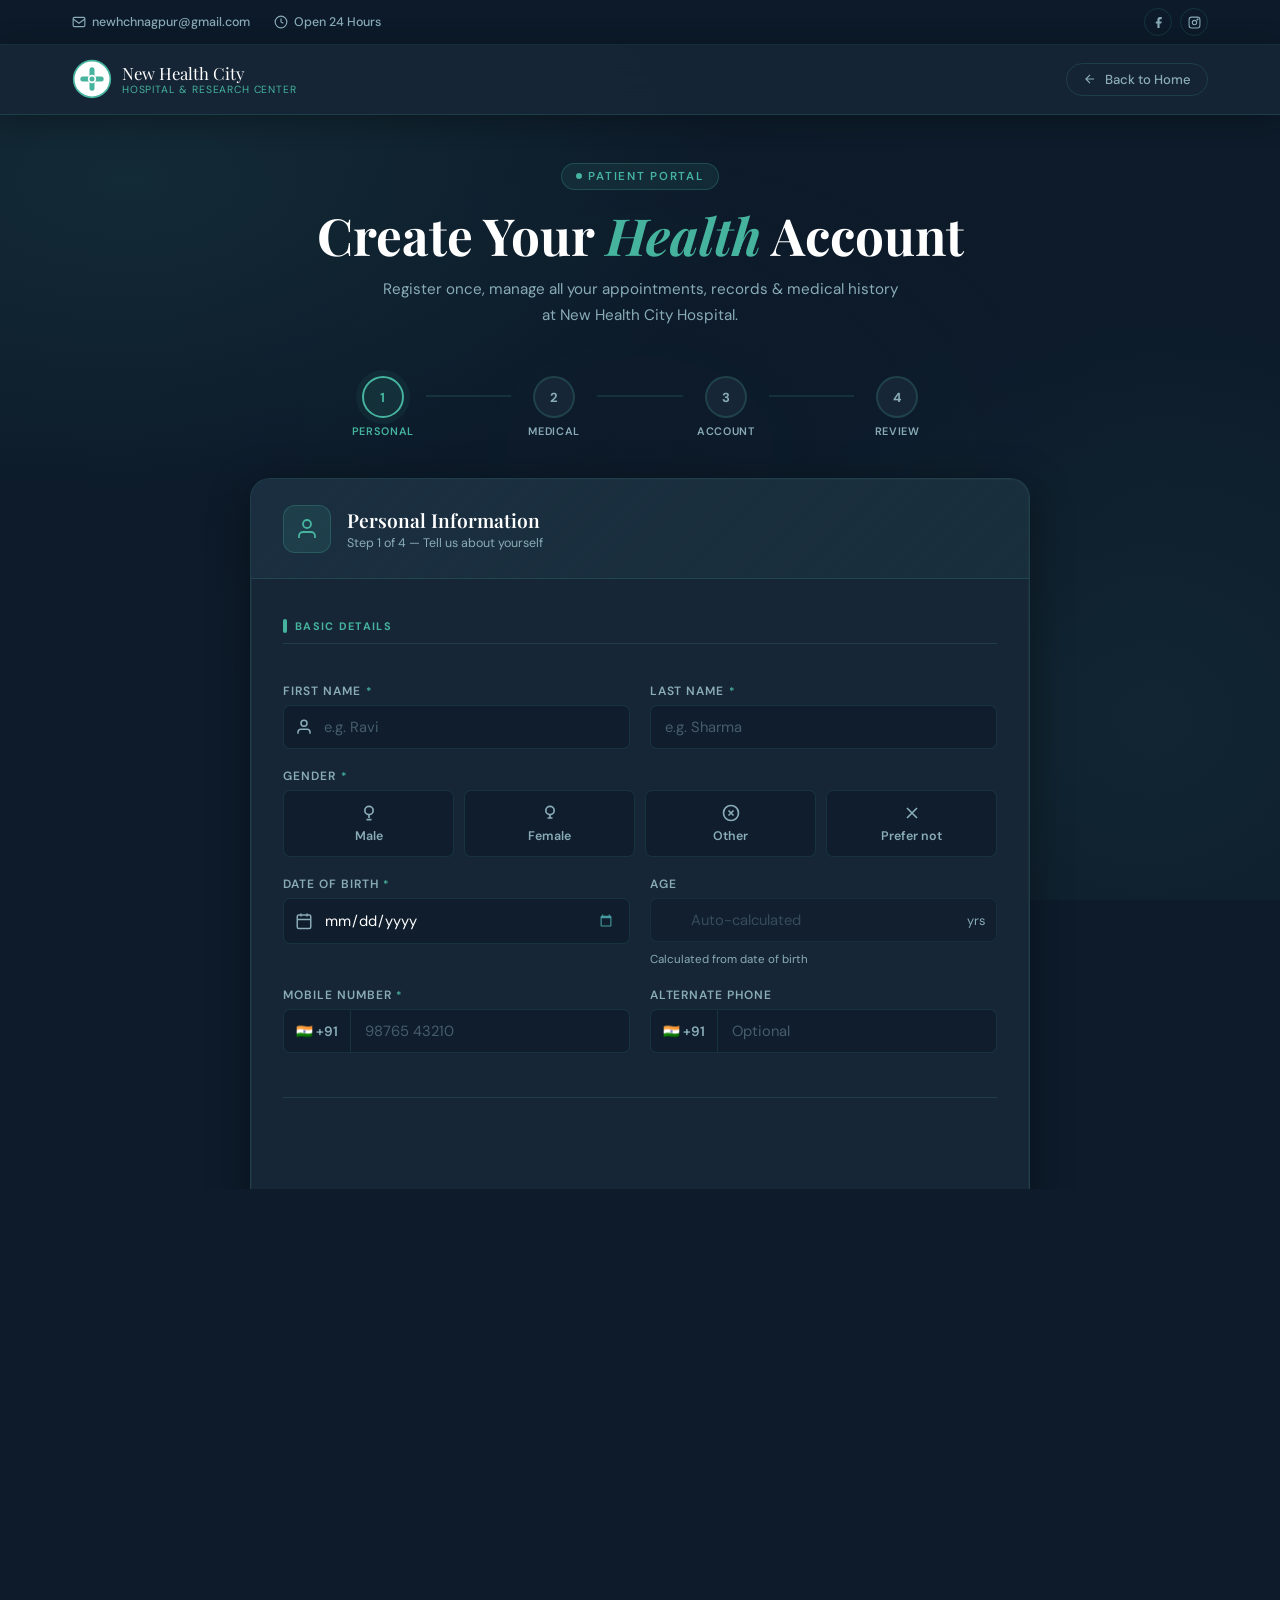
<file: registration.html>
<!DOCTYPE html>
<html lang="en">
<head>
<meta charset="UTF-8"/>
<meta name="viewport" content="width=device-width, initial-scale=1.0"/>
<title>Patient Registration — New Health City Hospital</title>
<link rel="preconnect" href="https://fonts.googleapis.com">
<link href="https://fonts.googleapis.com/css2?family=Playfair+Display:ital,wght@0,600;0,700;1,600&family=DM+Sans:wght@300;400;500;600&display=swap" rel="stylesheet">
<style>
:root{
  --teal:#45b39d;--teal-dark:#2e8b74;--teal-light:#a8ddd3;
  --navy:#0d1b2a;--navy-mid:#1a2e40;--navy-card:#162636;
  --white:#ffffff;--text-muted:#8aacb8;
  --border:rgba(69,179,157,0.18);--error:#e05c5c;
  --shadow:0 8px 40px rgba(0,0,0,0.35);
  --radius:12px;--radius-sm:7px;--tr:0.3s cubic-bezier(0.4,0,0.2,1);
}
*,*::before,*::after{box-sizing:border-box;margin:0;padding:0}
html{scroll-behavior:smooth}
body{font-family:'DM Sans',sans-serif;background:var(--navy);color:var(--white);min-height:100vh;overflow-x:hidden}

.bg-mesh{position:fixed;inset:0;z-index:0;pointer-events:none;
  background:radial-gradient(ellipse 80% 60% at 10% 20%,rgba(69,179,157,.10) 0%,transparent 60%),
    radial-gradient(ellipse 60% 80% at 90% 80%,rgba(69,179,157,.07) 0%,transparent 60%),
    radial-gradient(ellipse 40% 40% at 50% 50%,rgba(13,27,42,.9) 0%,var(--navy) 100%)}
.particle{position:fixed;border-radius:50%;background:var(--teal);opacity:0;pointer-events:none;z-index:0;animation:floatUp linear infinite}
@keyframes floatUp{0%{transform:translateY(100vh) scale(0);opacity:0}10%{opacity:.15}90%{opacity:.08}100%{transform:translateY(-20vh) scale(1);opacity:0}}

.top-bar{position:relative;z-index:10;background:rgba(13,27,42,.95);border-bottom:1px solid var(--border);padding:8px 0;backdrop-filter:blur(10px)}
.tb-inner{max-width:1200px;margin:0 auto;padding:0 2rem;display:flex;justify-content:space-between;align-items:center;flex-wrap:wrap;gap:8px}
.tb-left{display:flex;gap:1.5rem;align-items:center;flex-wrap:wrap}
.tb-item{display:flex;align-items:center;gap:6px;font-size:.78rem;color:var(--text-muted);text-decoration:none;transition:color var(--tr);font-weight:500}
.tb-item:hover{color:var(--teal)}
.tb-item svg{width:14px;height:14px;flex-shrink:0}
.tb-right{display:flex;gap:8px}
.soc{width:28px;height:28px;display:flex;align-items:center;justify-content:center;border:1px solid var(--border);border-radius:50%;color:var(--text-muted);transition:all var(--tr);text-decoration:none}
.soc svg{width:13px;height:13px}
.soc:hover{color:var(--teal);border-color:var(--teal);background:rgba(69,179,157,.08)}

.header{position:sticky;top:0;z-index:100;background:rgba(22,38,54,.97);backdrop-filter:blur(20px);border-bottom:1px solid var(--border);box-shadow:0 4px 30px rgba(0,0,0,.3)}
.h-inner{max-width:1200px;margin:0 auto;padding:.9rem 2rem;display:flex;align-items:center;justify-content:space-between;gap:1rem}
.logo{display:flex;align-items:center;gap:10px;text-decoration:none}
.logo__emb{width:40px;height:40px}
.logo__name{font-family:'Playfair Display',serif;font-size:1.05rem;color:var(--white);display:block;line-height:1.2}
.logo__sub{font-size:.65rem;color:var(--teal);letter-spacing:.08em;text-transform:uppercase;display:block}
.back-btn{display:flex;align-items:center;gap:8px;font-size:.82rem;color:var(--text-muted);text-decoration:none;padding:7px 16px;border:1px solid var(--border);border-radius:20px;transition:all var(--tr);font-weight:500}
.back-btn:hover{color:var(--teal);border-color:var(--teal);background:rgba(69,179,157,.06)}
.back-btn svg{width:14px;height:14px}

.page-wrap{position:relative;z-index:1;min-height:calc(100vh - 120px);padding:3rem 1.5rem 4rem;display:flex;flex-direction:column;align-items:center}

.page-hero{text-align:center;margin-bottom:3rem;animation:heroIn .8s cubic-bezier(.4,0,.2,1) both}
@keyframes heroIn{from{opacity:0;transform:translateY(-24px)}to{opacity:1;transform:translateY(0)}}
.hero-tag{display:inline-flex;align-items:center;gap:6px;font-size:.72rem;font-weight:600;letter-spacing:.15em;text-transform:uppercase;color:var(--teal);background:rgba(69,179,157,.1);border:1px solid rgba(69,179,157,.25);border-radius:20px;padding:5px 14px;margin-bottom:1rem}
.hero-tag::before{content:'';width:6px;height:6px;border-radius:50%;background:var(--teal);animation:dot-pulse 2s ease-in-out infinite}
@keyframes dot-pulse{0%,100%{opacity:1;transform:scale(1)}50%{opacity:.4;transform:scale(.7)}}
.hero-title{font-family:'Playfair Display',serif;font-size:clamp(2rem,5vw,3.2rem);font-weight:700;line-height:1.15;color:var(--white);margin-bottom:.75rem}
.hero-title em{color:var(--teal);font-style:italic}
.hero-sub{font-size:.95rem;color:var(--text-muted);max-width:520px;margin:0 auto;line-height:1.7}

.stepper{display:flex;align-items:center;justify-content:center;gap:0;margin-bottom:2.5rem;animation:heroIn .8s .15s cubic-bezier(.4,0,.2,1) both;width:100%;max-width:600px}
.step{display:flex;flex-direction:column;align-items:center;gap:6px;position:relative;flex:1}
.step-circle{width:42px;height:42px;border-radius:50%;display:flex;align-items:center;justify-content:center;font-size:.82rem;font-weight:700;border:2px solid rgba(69,179,157,.2);background:var(--navy-card);color:var(--text-muted);transition:all .4s ease;position:relative;z-index:2}
.step-circle svg{width:16px;height:16px;display:none}
.step-label{font-size:.68rem;font-weight:600;letter-spacing:.06em;text-transform:uppercase;color:var(--text-muted);transition:color .4s;text-align:center}
.step.active .step-circle{border-color:var(--teal);background:rgba(69,179,157,.12);color:var(--teal);box-shadow:0 0 0 6px rgba(69,179,157,.08)}
.step.active .step-label{color:var(--teal)}
.step.done .step-circle{border-color:var(--teal);background:var(--teal);color:var(--white)}
.step.done .step-circle span{display:none}
.step.done .step-circle svg{display:block}
.step.done .step-label{color:var(--teal-light)}
.step-conn{flex:1;height:2px;background:rgba(69,179,157,.15);margin-bottom:22px;position:relative;overflow:hidden}
.step-conn::after{content:'';position:absolute;inset:0;background:var(--teal);transform:scaleX(0);transform-origin:left;transition:transform .5s ease}
.step-conn.done::after{transform:scaleX(1)}

.form-card{width:100%;max-width:780px;background:var(--navy-card);border:1px solid var(--border);border-radius:20px;overflow:hidden;box-shadow:var(--shadow),0 0 0 1px rgba(255,255,255,.03) inset;animation:cardIn .7s .2s cubic-bezier(.4,0,.2,1) both}
@keyframes cardIn{from{opacity:0;transform:translateY(30px) scale(.98)}to{opacity:1;transform:translateY(0) scale(1)}}
.card-head{background:linear-gradient(135deg,var(--navy-mid) 0%,rgba(69,179,157,.06) 100%);border-bottom:1px solid var(--border);padding:1.6rem 2rem;display:flex;align-items:center;gap:1rem}
.card-head-icon{width:48px;height:48px;border-radius:12px;background:rgba(69,179,157,.12);border:1px solid rgba(69,179,157,.25);display:flex;align-items:center;justify-content:center;flex-shrink:0}
.card-head-icon svg{width:24px;height:24px;color:var(--teal)}
.card-head-title{font-family:'Playfair Display',serif;font-size:1.2rem;font-weight:600;color:var(--white);margin-bottom:2px}
.card-head-sub{font-size:.78rem;color:var(--text-muted)}
.card-body{padding:2rem}

.fstep{display:none}
.fstep.active{display:block;animation:stepIn .4s cubic-bezier(.4,0,.2,1) both}
@keyframes stepIn{from{opacity:0;transform:translateX(20px)}to{opacity:1;transform:translateX(0)}}

.fg{display:grid;gap:1.2rem}
.fg2{grid-template-columns:1fr 1fr}
.fg3{grid-template-columns:1fr 1fr 1fr}
.full{grid-column:1/-1}

.fgroup{display:flex;flex-direction:column;gap:6px}
.flabel{font-size:.75rem;font-weight:600;letter-spacing:.08em;text-transform:uppercase;color:var(--text-muted);display:flex;align-items:center;gap:5px}
.flabel .req{color:var(--teal);font-size:.9em}

.finput,.fselect,.ftextarea{width:100%;padding:11px 14px;background:rgba(13,27,42,.7);border:1.5px solid rgba(69,179,157,.15);border-radius:var(--radius-sm);color:var(--white);font-family:'DM Sans',sans-serif;font-size:.92rem;outline:none;transition:all var(--tr);-webkit-appearance:none;appearance:none}
.finput::placeholder,.ftextarea::placeholder{color:rgba(138,172,184,.45)}
.finput:focus,.fselect:focus,.ftextarea:focus{border-color:var(--teal);background:rgba(69,179,157,.04);box-shadow:0 0 0 3px rgba(69,179,157,.1)}
.finput.err,.fselect.err,.ftextarea.err{border-color:var(--error);box-shadow:0 0 0 3px rgba(224,92,92,.1)}
.finput.ok,.fselect.ok{border-color:rgba(69,179,157,.5)}
.fselect{cursor:pointer;background-image:url("data:image/svg+xml,%3Csvg xmlns='http://www.w3.org/2000/svg' width='12' height='12' viewBox='0 0 24 24' fill='none' stroke='%2345b39d' stroke-width='2'%3E%3Cpath d='M6 9l6 6 6-6'/%3E%3C/svg%3E");background-repeat:no-repeat;background-position:right 14px center;padding-right:38px}
.fselect option{background:var(--navy-mid);color:var(--white)}
.ftextarea{resize:vertical;min-height:90px;line-height:1.6}

.iwrap{position:relative}
.iwrap .finput{padding-left:40px}
.iicon{position:absolute;left:12px;top:50%;transform:translateY(-50%);width:18px;height:18px;color:var(--text-muted);pointer-events:none;transition:color var(--tr)}
.iwrap:focus-within .iicon{color:var(--teal)}
.isuffix{position:absolute;right:12px;top:50%;transform:translateY(-50%);color:var(--text-muted);font-size:.8rem;pointer-events:none}
.pwd-tog{position:absolute;right:12px;top:50%;transform:translateY(-50%);background:none;border:none;cursor:pointer;color:var(--text-muted);transition:color var(--tr);padding:4px;border-radius:4px;line-height:0}
.pwd-tog:hover{color:var(--teal)}
.pwd-tog svg{width:17px;height:17px}

.pwd-bars{display:flex;gap:4px;margin-top:6px;margin-bottom:3px}
.pbar{height:3px;flex:1;border-radius:10px;background:rgba(138,172,184,.15);transition:background .4s}
.pbar.weak{background:#e05c5c}.pbar.fair{background:#e8a020}.pbar.good{background:var(--teal)}.pbar.strong{background:var(--teal-dark)}
.pwd-lbl{font-size:.72rem;color:var(--text-muted);font-weight:500}

.ferr{font-size:.72rem;color:var(--error);margin-top:3px;display:none;align-items:center;gap:4px;font-weight:500;animation:shake .3s ease}
.ferr.show{display:flex}
.ferr svg{width:12px;height:12px;flex-shrink:0}
@keyframes shake{0%,100%{transform:translateX(0)}25%{transform:translateX(-4px)}75%{transform:translateX(4px)}}
.fhint{font-size:.72rem;color:var(--text-muted);margin-top:3px;line-height:1.5}

input[type="date"]::-webkit-calendar-picker-indicator{filter:invert(.6) sepia(1) saturate(2) hue-rotate(130deg);cursor:pointer;opacity:.7}

.radio-grp{display:flex;gap:10px;flex-wrap:wrap}
.rcrd{flex:1;min-width:80px}
.rcrd input[type="radio"]{display:none}
.rcrd-lbl{display:flex;flex-direction:column;align-items:center;gap:5px;padding:12px 8px;background:rgba(13,27,42,.7);border:1.5px solid rgba(69,179,157,.15);border-radius:var(--radius-sm);cursor:pointer;transition:all var(--tr);font-size:.78rem;font-weight:600;color:var(--text-muted)}
.rcrd-lbl svg{width:20px;height:20px;color:var(--text-muted);transition:color var(--tr)}
.rcrd input[type="radio"]:checked+.rcrd-lbl{border-color:var(--teal);background:rgba(69,179,157,.08);color:var(--teal);box-shadow:0 0 0 3px rgba(69,179,157,.1)}
.rcrd input[type="radio"]:checked+.rcrd-lbl svg{color:var(--teal)}
.rcrd-lbl:hover{border-color:rgba(69,179,157,.4);color:var(--teal-light)}

.bg-grid{display:flex;flex-wrap:wrap;gap:8px}
.bpill input[type="radio"]{display:none}
.bpill-lbl{display:flex;align-items:center;justify-content:center;width:50px;height:34px;background:rgba(13,27,42,.7);border:1.5px solid rgba(69,179,157,.15);border-radius:6px;cursor:pointer;transition:all var(--tr);font-size:.82rem;font-weight:700;color:var(--text-muted);font-family:'DM Sans',sans-serif}
.bpill input[type="radio"]:checked+.bpill-lbl{border-color:#e05c5c;background:rgba(224,92,92,.12);color:#e07070;box-shadow:0 0 0 3px rgba(224,92,92,.1)}
.bpill-lbl:hover{border-color:rgba(69,179,157,.4)}

/* CHECKBOX - Fixed, no JS needed */
.ckwrap{display:flex;align-items:flex-start;gap:10px;cursor:pointer}
.ckwrap input[type="checkbox"]{position:absolute;opacity:0;width:0;height:0;pointer-events:none}
.ck-box{width:18px;height:18px;border-radius:4px;flex-shrink:0;margin-top:2px;border:1.5px solid rgba(69,179,157,.3);background:rgba(13,27,42,.7);transition:all var(--tr);display:flex;align-items:center;justify-content:center;pointer-events:none}
.ck-box svg{width:11px;height:11px;color:var(--white);opacity:0;transition:opacity .15s}
.ckwrap input[type="checkbox"]:checked~.ck-box{background:var(--teal);border-color:var(--teal)}
.ckwrap input[type="checkbox"]:checked~.ck-box svg{opacity:1}
.ck-lbl{font-size:.83rem;color:var(--text-muted);line-height:1.6;user-select:none}
.ck-lbl a{color:var(--teal);text-decoration:none}
.ck-lbl a:hover{text-decoration:underline}

.file-area{border:2px dashed rgba(69,179,157,.2);border-radius:var(--radius);padding:1.5rem;text-align:center;cursor:pointer;transition:all var(--tr);background:rgba(13,27,42,.4)}
.file-area:hover,.file-area.drag{border-color:var(--teal);background:rgba(69,179,157,.04)}
.file-area input{display:none}
.file-area svg{width:36px;height:36px;color:var(--teal);margin:0 auto 8px;opacity:.7;display:block}
.file-area-title{font-size:.88rem;font-weight:600;color:var(--text-muted)}
.file-area-sub{font-size:.72rem;color:rgba(138,172,184,.5);margin-top:4px}
.file-preview{display:none;font-size:.8rem;color:var(--teal);margin-top:8px;font-weight:500}

.sec-lbl{font-size:.68rem;font-weight:700;letter-spacing:.12em;text-transform:uppercase;color:var(--teal);padding-bottom:10px;border-bottom:1px solid var(--border);margin-bottom:1.2rem;margin-top:.5rem;display:flex;align-items:center;gap:8px}
.sec-lbl::before{content:'';width:4px;height:14px;border-radius:3px;background:var(--teal);flex-shrink:0}

.fdiv{border:none;border-top:1px solid var(--border);margin:1.5rem 0}

.phone-wrap{display:flex}
.phone-flag{display:flex;align-items:center;padding:0 12px;background:rgba(13,27,42,.7);border:1.5px solid rgba(69,179,157,.15);border-right:none;border-radius:var(--radius-sm) 0 0 var(--radius-sm);font-size:.85rem;color:var(--text-muted);font-weight:600;gap:6px;white-space:nowrap;flex-shrink:0}
.phone-wrap .finput{border-radius:0 var(--radius-sm) var(--radius-sm) 0}

.rev-grid{display:grid;grid-template-columns:1fr 1fr;gap:1rem}
.rev-block{background:rgba(13,27,42,.5);border:1px solid var(--border);border-radius:var(--radius-sm);padding:1rem 1.2rem}
.rev-title{font-size:.68rem;font-weight:700;letter-spacing:.1em;text-transform:uppercase;color:var(--teal);margin-bottom:.8rem}
.rev-row{display:flex;justify-content:space-between;align-items:flex-start;margin-bottom:6px;gap:1rem}
.rev-row:last-child{margin-bottom:0}
.rev-key{font-size:.75rem;color:var(--text-muted);font-weight:500}
.rev-val{font-size:.82rem;color:var(--white);font-weight:600;text-align:right}
.rev-full{grid-column:1/-1}

.btn-grp{display:flex;gap:12px;justify-content:flex-end;padding-top:1.5rem;margin-top:.5rem;border-top:1px solid var(--border)}
.btn{padding:12px 28px;border:none;border-radius:var(--radius-sm);font-family:'DM Sans',sans-serif;font-size:.88rem;font-weight:600;letter-spacing:.04em;cursor:pointer;transition:all var(--tr);display:inline-flex;align-items:center;gap:8px;text-decoration:none}
.btn svg{width:16px;height:16px;transition:transform var(--tr)}
.btn-primary{background:var(--teal);color:var(--white);box-shadow:0 4px 20px rgba(69,179,157,.3)}
.btn-primary:hover{background:var(--teal-dark);box-shadow:0 6px 28px rgba(69,179,157,.4);transform:translateY(-1px)}
.btn-primary:hover svg{transform:translateX(3px)}
.btn-outline{background:transparent;color:var(--text-muted);border:1.5px solid rgba(138,172,184,.2)}
.btn-outline:hover{color:var(--white);border-color:rgba(138,172,184,.5);background:rgba(255,255,255,.03)}
.btn-outline:hover svg{transform:translateX(-3px)}
.btn-lg{padding:14px 36px;font-size:.95rem}
.btn:disabled{opacity:.5;cursor:not-allowed;transform:none!important}
.spin{width:16px;height:16px;border:2px solid rgba(255,255,255,.3);border-top-color:white;border-radius:50%;animation:sp .7s linear infinite;display:none}
@keyframes sp{to{transform:rotate(360deg)}}
.btn.loading .spin{display:block}
.btn.loading .btn-txt{display:none}
.btn.loading svg:not(.spin){display:none}

.success-scr{display:none;text-align:center;padding:2rem 1rem;animation:sucIn .6s cubic-bezier(.4,0,.2,1) both}
@keyframes sucIn{from{opacity:0;transform:scale(.9)}to{opacity:1;transform:scale(1)}}
.suc-icon{width:90px;height:90px;border-radius:50%;background:rgba(69,179,157,.12);border:2px solid rgba(69,179,157,.3);display:flex;align-items:center;justify-content:center;margin:0 auto 1.5rem;animation:iconPop .6s .3s cubic-bezier(.4,0,.2,1) both}
@keyframes iconPop{from{transform:scale(0);opacity:0}70%{transform:scale(1.1)}to{transform:scale(1);opacity:1}}
.suc-icon svg{width:42px;height:42px;color:var(--teal)}
.pid-badge{display:inline-block;background:rgba(69,179,157,.1);border:1px solid rgba(69,179,157,.25);border-radius:8px;padding:10px 24px;margin:1rem 0;font-family:'Playfair Display',serif;font-size:1.4rem;color:var(--teal);letter-spacing:.05em}
.suc-steps{margin-top:2rem}
.suc-step{display:flex;align-items:center;gap:12px;text-align:left;padding:12px;border-radius:var(--radius-sm);margin-bottom:8px;background:rgba(13,27,42,.5);border:1px solid var(--border);animation:slr .5s ease both}
.suc-step:nth-child(1){animation-delay:.4s}
.suc-step:nth-child(2){animation-delay:.55s}
.suc-step:nth-child(3){animation-delay:.7s}
@keyframes slr{from{opacity:0;transform:translateX(-16px)}to{opacity:1;transform:translateX(0)}}
.suc-num{width:28px;height:28px;border-radius:50%;flex-shrink:0;background:rgba(69,179,157,.12);border:1px solid rgba(69,179,157,.25);display:flex;align-items:center;justify-content:center;font-size:.75rem;font-weight:700;color:var(--teal)}
.suc-txt{font-size:.83rem;color:var(--text-muted);line-height:1.5}

.trust{display:flex;justify-content:center;gap:1.5rem;flex-wrap:wrap;margin-top:2rem;animation:heroIn .8s .4s both}
.trust-item{display:flex;align-items:center;gap:6px;font-size:.74rem;color:var(--text-muted);font-weight:500}
.trust-item svg{width:15px;height:15px;color:var(--teal)}

.foot{position:relative;z-index:1;background:rgba(13,27,42,.95);border-top:1px solid var(--border);padding:1rem 2rem;text-align:center;font-size:.75rem;color:var(--text-muted)}
.foot a{color:var(--teal);text-decoration:none}

@media(max-width:640px){
  .fg2,.fg3{grid-template-columns:1fr}
  .rev-grid{grid-template-columns:1fr}
  .card-body{padding:1.3rem}
  .btn-grp{flex-direction:column-reverse}
  .btn{justify-content:center}
  .hero-title{font-size:1.8rem}
  .phone-wrap{flex-direction:column}
  .phone-flag{border-radius:var(--radius-sm) var(--radius-sm) 0 0;border-right:1.5px solid rgba(69,179,157,.15);border-bottom:none;padding:8px 12px}
  .phone-wrap .finput{border-radius:0 0 var(--radius-sm) var(--radius-sm)}
}
@media(max-width:480px){
  .h-inner{padding:.7rem 1rem}
  .page-wrap{padding:1.5rem .8rem 3rem}
  .step-circle{width:34px;height:34px;font-size:.75rem}
  .step-label{font-size:.6rem}
  .tb-inner{flex-direction:column;gap:4px}
}
</style>
</head>
<body>
<div class="bg-mesh" aria-hidden="true"></div>

<div class="top-bar">
  <div class="tb-inner">
    <div class="tb-left">
      <a href="mailto:newhchnagpur@gmail.com" class="tb-item">
        <svg viewBox="0 0 24 24" fill="none" stroke="currentColor" stroke-width="2"><rect x="2" y="4" width="20" height="16" rx="2"/><path d="M2 7l10 7 10-7"/></svg>
        newhchnagpur@gmail.com
      </a>
      <span class="tb-item">
        <svg viewBox="0 0 24 24" fill="none" stroke="currentColor" stroke-width="2"><circle cx="12" cy="12" r="10"/><path d="M12 6v6l4 2"/></svg>
        Open 24 Hours
      </span>
    </div>
    <div class="tb-right">
      <a href="#" class="soc" aria-label="Facebook"><svg viewBox="0 0 24 24" fill="currentColor"><path d="M18 2h-3a5 5 0 00-5 5v3H7v4h3v8h4v-8h3l1-4h-4V7a1 1 0 011-1h3z"/></svg></a>
      <a href="#" class="soc" aria-label="Instagram"><svg viewBox="0 0 24 24" fill="none" stroke="currentColor" stroke-width="2"><rect x="2" y="2" width="20" height="20" rx="5"/><circle cx="12" cy="12" r="4"/><circle cx="17.5" cy="6.5" r="1" fill="currentColor"/></svg></a>
    </div>
  </div>
</div>

<header class="header">
  <div class="h-inner">
    <a href="index.html" class="logo">
      <svg class="logo__emb" viewBox="0 0 48 48">
        <circle cx="24" cy="24" r="22" fill="#fff" stroke="#45b39d" stroke-width="2"/>
        <rect x="21" y="10" width="6" height="28" rx="3" fill="#45b39d"/>
        <rect x="10" y="21" width="28" height="6" rx="3" fill="#45b39d"/>
        <circle cx="24" cy="24" r="5" fill="#fff"/>
        <circle cx="24" cy="24" r="3" fill="#45b39d"/>
      </svg>
      <div>
        <span class="logo__name">New Health City</span>
        <span class="logo__sub">Hospital &amp; Research Center</span>
      </div>
    </a>
    <a href="index.html" class="back-btn">
      <svg viewBox="0 0 24 24" fill="none" stroke="currentColor" stroke-width="2"><path d="M19 12H5M12 19l-7-7 7-7"/></svg>
      Back to Home
    </a>
  </div>
</header>

<main class="page-wrap">
  <div class="page-hero">
    <span class="hero-tag">Patient Portal</span>
    <h1 class="hero-title">Create Your <em>Health</em> Account</h1>
    <p class="hero-sub">Register once, manage all your appointments, records &amp; medical history at New Health City Hospital.</p>
  </div>

  <div class="stepper" id="stepper">
    <div class="step active" id="si1">
      <div class="step-circle"><span>1</span><svg viewBox="0 0 24 24" fill="none" stroke="currentColor" stroke-width="2.5"><path d="M20 6L9 17l-5-5"/></svg></div>
      <div class="step-label">Personal</div>
    </div>
    <div class="step-conn" id="cn1"></div>
    <div class="step" id="si2">
      <div class="step-circle"><span>2</span><svg viewBox="0 0 24 24" fill="none" stroke="currentColor" stroke-width="2.5"><path d="M20 6L9 17l-5-5"/></svg></div>
      <div class="step-label">Medical</div>
    </div>
    <div class="step-conn" id="cn2"></div>
    <div class="step" id="si3">
      <div class="step-circle"><span>3</span><svg viewBox="0 0 24 24" fill="none" stroke="currentColor" stroke-width="2.5"><path d="M20 6L9 17l-5-5"/></svg></div>
      <div class="step-label">Account</div>
    </div>
    <div class="step-conn" id="cn3"></div>
    <div class="step" id="si4">
      <div class="step-circle"><span>4</span><svg viewBox="0 0 24 24" fill="none" stroke="currentColor" stroke-width="2.5"><path d="M20 6L9 17l-5-5"/></svg></div>
      <div class="step-label">Review</div>
    </div>
  </div>

  <div class="form-card">
    <div class="card-head" id="card-head">
      <div class="card-head-icon" id="head-icon">
        <svg viewBox="0 0 24 24" fill="none" stroke="currentColor" stroke-width="1.8"><path d="M20 21v-2a4 4 0 00-4-4H8a4 4 0 00-4 4v2"/><circle cx="12" cy="7" r="4"/></svg>
      </div>
      <div>
        <div class="card-head-title" id="head-title">Personal Information</div>
        <div class="card-head-sub" id="head-sub">Step 1 of 4 — Tell us about yourself</div>
      </div>
    </div>

    <div class="card-body">

      <!-- STEP 1 -->
      <div class="fstep active" id="step1">
        <div class="fg">
          <div class="sec-lbl">Basic Details</div>
          <div class="fg fg2">
            <div class="fgroup">
              <label class="flabel" for="fn">First Name <span class="req">*</span></label>
              <div class="iwrap">
                <svg class="iicon" viewBox="0 0 24 24" fill="none" stroke="currentColor" stroke-width="2"><path d="M20 21v-2a4 4 0 00-4-4H8a4 4 0 00-4 4v2"/><circle cx="12" cy="7" r="4"/></svg>
                <input type="text" id="fn" class="finput" placeholder="e.g. Ravi" autocomplete="given-name"/>
              </div>
              <div class="ferr" id="e-fn"><svg viewBox="0 0 24 24" fill="none" stroke="currentColor" stroke-width="2"><circle cx="12" cy="12" r="10"/><line x1="12" y1="8" x2="12" y2="12"/><line x1="12" y1="16" x2="12.01" y2="16"/></svg>First name is required</div>
            </div>
            <div class="fgroup">
              <label class="flabel" for="ln">Last Name <span class="req">*</span></label>
              <input type="text" id="ln" class="finput" placeholder="e.g. Sharma" autocomplete="family-name"/>
              <div class="ferr" id="e-ln"><svg viewBox="0 0 24 24" fill="none" stroke="currentColor" stroke-width="2"><circle cx="12" cy="12" r="10"/><line x1="12" y1="8" x2="12" y2="12"/><line x1="12" y1="16" x2="12.01" y2="16"/></svg>Last name is required</div>
            </div>
          </div>

          <div class="fgroup">
            <label class="flabel">Gender <span class="req">*</span></label>
            <div class="radio-grp">
              <label class="rcrd"><input type="radio" name="gender" value="Male"><span class="rcrd-lbl"><svg viewBox="0 0 24 24" fill="none" stroke="currentColor" stroke-width="2"><circle cx="12" cy="9" r="5"/><path d="M12 14v4M9 20h6"/></svg>Male</span></label>
              <label class="rcrd"><input type="radio" name="gender" value="Female"><span class="rcrd-lbl"><svg viewBox="0 0 24 24" fill="none" stroke="currentColor" stroke-width="2"><circle cx="12" cy="9" r="5"/><path d="M12 14v4M9 18h6"/></svg>Female</span></label>
              <label class="rcrd"><input type="radio" name="gender" value="Other"><span class="rcrd-lbl"><svg viewBox="0 0 24 24" fill="none" stroke="currentColor" stroke-width="2"><circle cx="12" cy="12" r="9"/><path d="M9 9l6 6M15 9l-6 6"/></svg>Other</span></label>
              <label class="rcrd"><input type="radio" name="gender" value="Prefer not"><span class="rcrd-lbl"><svg viewBox="0 0 24 24" fill="none" stroke="currentColor" stroke-width="2"><path d="M18 6L6 18M6 6l12 12"/></svg>Prefer not</span></label>
            </div>
            <div class="ferr" id="e-gender"><svg viewBox="0 0 24 24" fill="none" stroke="currentColor" stroke-width="2"><circle cx="12" cy="12" r="10"/><line x1="12" y1="8" x2="12" y2="12"/><line x1="12" y1="16" x2="12.01" y2="16"/></svg>Please select your gender</div>
          </div>

          <div class="fg fg2">
            <div class="fgroup">
              <label class="flabel" for="dob">Date of Birth <span class="req">*</span></label>
              <div class="iwrap">
                <svg class="iicon" viewBox="0 0 24 24" fill="none" stroke="currentColor" stroke-width="2"><rect x="3" y="4" width="18" height="18" rx="2"/><line x1="16" y1="2" x2="16" y2="6"/><line x1="8" y1="2" x2="8" y2="6"/><line x1="3" y1="10" x2="21" y2="10"/></svg>
                <input type="date" id="dob" class="finput"/>
              </div>
              <div class="ferr" id="e-dob"><svg viewBox="0 0 24 24" fill="none" stroke="currentColor" stroke-width="2"><circle cx="12" cy="12" r="10"/><line x1="12" y1="8" x2="12" y2="12"/><line x1="12" y1="16" x2="12.01" y2="16"/></svg>Date of birth is required</div>
            </div>
            <div class="fgroup">
              <label class="flabel" for="age">Age</label>
              <div class="iwrap">
                <input type="number" id="age" class="finput" placeholder="Auto-calculated" readonly style="cursor:not-allowed;opacity:.7"/>
                <span class="isuffix">yrs</span>
              </div>
              <div class="fhint">Calculated from date of birth</div>
            </div>
          </div>

          <div class="fg fg2">
            <div class="fgroup">
              <label class="flabel" for="ph">Mobile Number <span class="req">*</span></label>
              <div class="phone-wrap">
                <div class="phone-flag">&#127470;&#127475; +91</div>
                <input type="tel" id="ph" class="finput" placeholder="98765 43210" maxlength="10"/>
              </div>
              <div class="ferr" id="e-ph"><svg viewBox="0 0 24 24" fill="none" stroke="currentColor" stroke-width="2"><circle cx="12" cy="12" r="10"/><line x1="12" y1="8" x2="12" y2="12"/><line x1="12" y1="16" x2="12.01" y2="16"/></svg>Enter a valid 10-digit number</div>
            </div>
            <div class="fgroup">
              <label class="flabel" for="aph">Alternate Phone</label>
              <div class="phone-wrap">
                <div class="phone-flag">&#127470;&#127475; +91</div>
                <input type="tel" id="aph" class="finput" placeholder="Optional" maxlength="10"/>
              </div>
            </div>
          </div>

          <hr class="fdiv"/>
          <div class="sec-lbl">Address</div>

          <div class="fgroup full">
            <label class="flabel" for="addr">Street Address <span class="req">*</span></label>
            <textarea id="addr" class="ftextarea" placeholder="Flat / House No., Street, Colony..."></textarea>
            <div class="ferr" id="e-addr"><svg viewBox="0 0 24 24" fill="none" stroke="currentColor" stroke-width="2"><circle cx="12" cy="12" r="10"/><line x1="12" y1="8" x2="12" y2="12"/><line x1="12" y1="16" x2="12.01" y2="16"/></svg>Address is required</div>
          </div>

          <div class="fg fg3">
            <div class="fgroup">
              <label class="flabel" for="city">City <span class="req">*</span></label>
              <input type="text" id="city" class="finput" placeholder="Nagpur"/>
              <div class="ferr" id="e-city"><svg viewBox="0 0 24 24" fill="none" stroke="currentColor" stroke-width="2"><circle cx="12" cy="12" r="10"/><line x1="12" y1="8" x2="12" y2="12"/><line x1="12" y1="16" x2="12.01" y2="16"/></svg>City required</div>
            </div>
            <div class="fgroup">
              <label class="flabel" for="state">State <span class="req">*</span></label>
              <select id="state" class="fselect">
                <option value="">Select State</option>
                <option selected>Maharashtra</option>
                <option>Delhi</option><option>Karnataka</option><option>Gujarat</option>
                <option>Tamil Nadu</option><option>West Bengal</option><option>Rajasthan</option>
                <option>Uttar Pradesh</option><option>Madhya Pradesh</option><option>Other</option>
              </select>
              <div class="ferr" id="e-state"><svg viewBox="0 0 24 24" fill="none" stroke="currentColor" stroke-width="2"><circle cx="12" cy="12" r="10"/><line x1="12" y1="8" x2="12" y2="12"/><line x1="12" y1="16" x2="12.01" y2="16"/></svg>State required</div>
            </div>
            <div class="fgroup">
              <label class="flabel" for="pin">PIN Code <span class="req">*</span></label>
              <input type="text" id="pin" class="finput" placeholder="440001" maxlength="6"/>
              <div class="ferr" id="e-pin"><svg viewBox="0 0 24 24" fill="none" stroke="currentColor" stroke-width="2"><circle cx="12" cy="12" r="10"/><line x1="12" y1="8" x2="12" y2="12"/><line x1="12" y1="16" x2="12.01" y2="16"/></svg>Enter valid 6-digit PIN</div>
            </div>
          </div>

          <div class="btn-grp">
            <button class="btn btn-primary" id="nx1"><span class="btn-txt">Continue</span><div class="spin"></div><svg viewBox="0 0 24 24" fill="none" stroke="currentColor" stroke-width="2"><path d="M5 12h14M12 5l7 7-7 7"/></svg></button>
          </div>
        </div>
      </div>

      <!-- STEP 2 -->
      <div class="fstep" id="step2">
        <div class="sec-lbl">Medical History</div>
        <div class="fg">
          <div class="fg fg2">
            <div class="fgroup">
              <label class="flabel">Blood Group <span class="req">*</span></label>
              <div class="bg-grid">
                <label class="bpill"><input type="radio" name="bg" value="A+"><span class="bpill-lbl">A+</span></label>
                <label class="bpill"><input type="radio" name="bg" value="A-"><span class="bpill-lbl">A&minus;</span></label>
                <label class="bpill"><input type="radio" name="bg" value="B+"><span class="bpill-lbl">B+</span></label>
                <label class="bpill"><input type="radio" name="bg" value="B-"><span class="bpill-lbl">B&minus;</span></label>
                <label class="bpill"><input type="radio" name="bg" value="O+"><span class="bpill-lbl">O+</span></label>
                <label class="bpill"><input type="radio" name="bg" value="O-"><span class="bpill-lbl">O&minus;</span></label>
                <label class="bpill"><input type="radio" name="bg" value="AB+"><span class="bpill-lbl">AB+</span></label>
                <label class="bpill"><input type="radio" name="bg" value="AB-"><span class="bpill-lbl">AB&minus;</span></label>
              </div>
              <div class="ferr" id="e-bg"><svg viewBox="0 0 24 24" fill="none" stroke="currentColor" stroke-width="2"><circle cx="12" cy="12" r="10"/><line x1="12" y1="8" x2="12" y2="12"/><line x1="12" y1="16" x2="12.01" y2="16"/></svg>Select blood group</div>
            </div>
            <div class="fgroup">
              <label class="flabel" for="dept">Department <span class="req">*</span></label>
              <select id="dept" class="fselect">
                <option value="">Select Department</option>
                <option>Neonatology &amp; NICU</option>
                <option>Pediatric Cardiology</option>
                <option>Pediatric Neurology</option>
                <option>Pediatric Pulmonology</option>
                <option>Pediatric Intensivist (PICU)</option>
                <option>General Pediatrics</option>
                <option>Diagnostic Imaging</option>
                <option>Emergency &amp; Trauma</option>
                <option>Bariatric Surgery</option>
                <option>General Medicine</option>
              </select>
              <div class="ferr" id="e-dept"><svg viewBox="0 0 24 24" fill="none" stroke="currentColor" stroke-width="2"><circle cx="12" cy="12" r="10"/><line x1="12" y1="8" x2="12" y2="12"/><line x1="12" y1="16" x2="12.01" y2="16"/></svg>Select a department</div>
            </div>
          </div>

          <div class="fg fg2">
            <div class="fgroup">
              <label class="flabel" for="doc">Preferred Doctor</label>
              <select id="doc" class="fselect">
                <option value="">No preference</option>
                <option>Dr. Sandeep Yadav — Pediatrician</option>
                <option>Dr. Pallavi Bapat Pinge — Paediatrician</option>
                <option>Dr. Nitin Bhoyar — Pediatric Intensivist</option>
                <option>Dr. Anjali Mehta — Neonatologist</option>
                <option>Dr. Ramesh Kulkarni — Pediatric Cardiologist</option>
                <option>Dr. Priya Sharma — Pediatric Neurologist</option>
              </select>
            </div>
            <div class="fgroup">
              <label class="flabel" for="vtype">Visit Type <span class="req">*</span></label>
              <select id="vtype" class="fselect">
                <option value="">Select type</option>
                <option>New Patient</option>
                <option>Follow-up</option>
                <option>Emergency</option>
                <option>Vaccination</option>
                <option>Diagnostic / Lab Test</option>
              </select>
              <div class="ferr" id="e-vtype"><svg viewBox="0 0 24 24" fill="none" stroke="currentColor" stroke-width="2"><circle cx="12" cy="12" r="10"/><line x1="12" y1="8" x2="12" y2="12"/><line x1="12" y1="16" x2="12.01" y2="16"/></svg>Select visit type</div>
            </div>
          </div>

          <div class="fgroup">
            <label class="flabel" for="allerg">Known Allergies</label>
            <input type="text" id="allerg" class="finput" placeholder="e.g. Penicillin, Aspirin (leave blank if none)"/>
            <div class="fhint">Separate multiple entries with commas</div>
          </div>
          <div class="fgroup">
            <label class="flabel" for="meds">Current Medications</label>
            <textarea id="meds" class="ftextarea" placeholder="List any medications you are currently taking..."></textarea>
          </div>
          <div class="fgroup">
            <label class="flabel" for="medhist">Medical History / Conditions</label>
            <textarea id="medhist" class="ftextarea" placeholder="e.g. Diabetes, Hypertension, Previous surgeries..."></textarea>
          </div>

          <hr class="fdiv"/>
          <div class="sec-lbl">Emergency Contact</div>

          <div class="fg fg2">
            <div class="fgroup">
              <label class="flabel" for="en">Contact Name <span class="req">*</span></label>
              <input type="text" id="en" class="finput" placeholder="Full name"/>
              <div class="ferr" id="e-en"><svg viewBox="0 0 24 24" fill="none" stroke="currentColor" stroke-width="2"><circle cx="12" cy="12" r="10"/><line x1="12" y1="8" x2="12" y2="12"/><line x1="12" y1="16" x2="12.01" y2="16"/></svg>Required</div>
            </div>
            <div class="fgroup">
              <label class="flabel" for="erel">Relationship <span class="req">*</span></label>
              <select id="erel" class="fselect">
                <option value="">Select</option>
                <option>Spouse</option><option>Parent</option><option>Child</option>
                <option>Sibling</option><option>Friend</option><option>Guardian</option><option>Other</option>
              </select>
              <div class="ferr" id="e-erel"><svg viewBox="0 0 24 24" fill="none" stroke="currentColor" stroke-width="2"><circle cx="12" cy="12" r="10"/><line x1="12" y1="8" x2="12" y2="12"/><line x1="12" y1="16" x2="12.01" y2="16"/></svg>Required</div>
            </div>
          </div>
          <div class="fgroup">
            <label class="flabel" for="eph">Contact Mobile <span class="req">*</span></label>
            <div class="phone-wrap">
              <div class="phone-flag">&#127470;&#127475; +91</div>
              <input type="tel" id="eph" class="finput" placeholder="Emergency contact number" maxlength="10"/>
            </div>
            <div class="ferr" id="e-eph"><svg viewBox="0 0 24 24" fill="none" stroke="currentColor" stroke-width="2"><circle cx="12" cy="12" r="10"/><line x1="12" y1="8" x2="12" y2="12"/><line x1="12" y1="16" x2="12.01" y2="16"/></svg>Enter valid 10-digit number</div>
          </div>

          <div class="btn-grp">
            <button class="btn btn-outline" id="pv2"><svg viewBox="0 0 24 24" fill="none" stroke="currentColor" stroke-width="2"><path d="M19 12H5M12 19l-7-7 7-7"/></svg><span class="btn-txt">Back</span></button>
            <button class="btn btn-primary" id="nx2"><span class="btn-txt">Continue</span><div class="spin"></div><svg viewBox="0 0 24 24" fill="none" stroke="currentColor" stroke-width="2"><path d="M5 12h14M12 5l7 7-7 7"/></svg></button>
          </div>
        </div>
      </div>

      <!-- STEP 3 -->
      <div class="fstep" id="step3">
        <div class="sec-lbl">Login Credentials</div>
        <div class="fg">
          <div class="fgroup">
            <label class="flabel" for="email">Email Address <span class="req">*</span></label>
            <div class="iwrap">
              <svg class="iicon" viewBox="0 0 24 24" fill="none" stroke="currentColor" stroke-width="2"><rect x="2" y="4" width="20" height="16" rx="2"/><path d="M2 7l10 7 10-7"/></svg>
              <input type="email" id="email" class="finput" placeholder="yourname@example.com"/>
            </div>
            <div class="ferr" id="e-email"><svg viewBox="0 0 24 24" fill="none" stroke="currentColor" stroke-width="2"><circle cx="12" cy="12" r="10"/><line x1="12" y1="8" x2="12" y2="12"/><line x1="12" y1="16" x2="12.01" y2="16"/></svg>Enter a valid email address</div>
          </div>

          <div class="fgroup">
            <label class="flabel" for="pwd">Password <span class="req">*</span></label>
            <div class="iwrap">
              <svg class="iicon" viewBox="0 0 24 24" fill="none" stroke="currentColor" stroke-width="2"><rect x="3" y="11" width="18" height="11" rx="2"/><path d="M7 11V7a5 5 0 0110 0v4"/></svg>
              <input type="password" id="pwd" class="finput" placeholder="Create a strong password" style="padding-right:42px"/>
              <button class="pwd-tog" type="button" id="ptog" aria-label="Toggle password">
                <svg id="eye-ico" viewBox="0 0 24 24" fill="none" stroke="currentColor" stroke-width="2"><path d="M1 12s4-8 11-8 11 8 11 8-4 8-11 8-11-8-11-8z"/><circle cx="12" cy="12" r="3"/></svg>
              </button>
            </div>
            <div id="pwd-str" style="display:none">
              <div class="pwd-bars">
                <div class="pbar" id="pb1"></div><div class="pbar" id="pb2"></div>
                <div class="pbar" id="pb3"></div><div class="pbar" id="pb4"></div>
              </div>
              <div class="pwd-lbl" id="plbl"></div>
            </div>
            <div class="ferr" id="e-pwd"><svg viewBox="0 0 24 24" fill="none" stroke="currentColor" stroke-width="2"><circle cx="12" cy="12" r="10"/><line x1="12" y1="8" x2="12" y2="12"/><line x1="12" y1="16" x2="12.01" y2="16"/></svg>Password must be at least 8 characters</div>
          </div>

          <div class="fgroup">
            <label class="flabel" for="cpwd">Confirm Password <span class="req">*</span></label>
            <div class="iwrap">
              <svg class="iicon" viewBox="0 0 24 24" fill="none" stroke="currentColor" stroke-width="2"><path d="M12 22s8-4 8-10V5l-8-3-8 3v7c0 6 8 10 8 10z"/></svg>
              <input type="password" id="cpwd" class="finput" placeholder="Re-enter your password"/>
            </div>
            <div class="ferr" id="e-cpwd"><svg viewBox="0 0 24 24" fill="none" stroke="currentColor" stroke-width="2"><circle cx="12" cy="12" r="10"/><line x1="12" y1="8" x2="12" y2="12"/><line x1="12" y1="16" x2="12.01" y2="16"/></svg>Passwords do not match</div>
          </div>

          <hr class="fdiv"/>
          <div class="sec-lbl">Identity &amp; Documents</div>

          <div class="fg fg2">
            <div class="fgroup">
              <label class="flabel" for="idtype">ID Proof Type</label>
              <select id="idtype" class="fselect">
                <option value="">Select</option>
                <option>Aadhaar Card</option><option>PAN Card</option>
                <option>Voter ID</option><option>Passport</option><option>Driving Licence</option>
              </select>
            </div>
            <div class="fgroup">
              <label class="flabel" for="idnum">ID Number</label>
              <input type="text" id="idnum" class="finput" placeholder="Document number"/>
            </div>
          </div>

          <div class="fgroup">
            <label class="flabel">Upload Document <small style="text-transform:none;font-weight:400;color:rgba(138,172,184,.6)">(Optional)</small></label>
            <div class="file-area" id="farea">
              <input type="file" id="fdoc" accept=".pdf,.jpg,.jpeg,.png"/>
              <svg viewBox="0 0 24 24" fill="none" stroke="currentColor" stroke-width="1.5"><path d="M21 15v4a2 2 0 01-2 2H5a2 2 0 01-2-2v-4"/><polyline points="17 8 12 3 7 8"/><line x1="12" y1="3" x2="12" y2="15"/></svg>
              <div class="file-area-title">Click to upload or drag &amp; drop</div>
              <div class="file-area-sub">PDF, JPG or PNG &bull; Max 5MB</div>
              <div class="file-preview" id="fprev"></div>
            </div>
          </div>

          <hr class="fdiv"/>

          <!-- CHECKBOX - Pure CSS, no JS conflict -->
          <div class="fgroup">
            <label class="ckwrap" for="ckterms">
              <input type="checkbox" id="ckterms">
              <span class="ck-box"><svg viewBox="0 0 24 24" fill="none" stroke="currentColor" stroke-width="3"><path d="M20 6L9 17l-5-5"/></svg></span>
              <span class="ck-lbl">I agree to the <a href="#" onclick="return false">Terms &amp; Conditions</a> and <a href="#" onclick="return false">Privacy Policy</a> of New Health City Hospital. <span class="req">*</span></span>
            </label>
            <div class="ferr" id="e-terms"><svg viewBox="0 0 24 24" fill="none" stroke="currentColor" stroke-width="2"><circle cx="12" cy="12" r="10"/><line x1="12" y1="8" x2="12" y2="12"/><line x1="12" y1="16" x2="12.01" y2="16"/></svg>You must accept the terms</div>
          </div>
          <div class="fgroup">
            <label class="ckwrap" for="ckupdates">
              <input type="checkbox" id="ckupdates">
              <span class="ck-box"><svg viewBox="0 0 24 24" fill="none" stroke="currentColor" stroke-width="3"><path d="M20 6L9 17l-5-5"/></svg></span>
              <span class="ck-lbl">Receive appointment reminders and health tips via SMS &amp; email</span>
            </label>
          </div>

          <div class="btn-grp">
            <button class="btn btn-outline" id="pv3"><svg viewBox="0 0 24 24" fill="none" stroke="currentColor" stroke-width="2"><path d="M19 12H5M12 19l-7-7 7-7"/></svg><span class="btn-txt">Back</span></button>
            <button class="btn btn-primary" id="nx3"><span class="btn-txt">Review &amp; Submit</span><div class="spin"></div><svg viewBox="0 0 24 24" fill="none" stroke="currentColor" stroke-width="2"><path d="M5 12h14M12 5l7 7-7 7"/></svg></button>
          </div>
        </div>
      </div>

      <!-- STEP 4 -->
      <div class="fstep" id="step4">
        <div class="sec-lbl">Review Your Details</div>
        <div class="rev-grid" id="rev-grid"></div>
        <hr class="fdiv"/>
        <div class="btn-grp">
          <button class="btn btn-outline" id="pv4"><svg viewBox="0 0 24 24" fill="none" stroke="currentColor" stroke-width="2"><path d="M19 12H5M12 19l-7-7 7-7"/></svg><span class="btn-txt">Edit Details</span></button>
          <button class="btn btn-primary btn-lg" id="submit"><span class="btn-txt">Complete Registration</span><div class="spin"></div><svg viewBox="0 0 24 24" fill="none" stroke="currentColor" stroke-width="2"><path d="M20 6L9 17l-5-5"/></svg></button>
        </div>
      </div>

      <!-- SUCCESS -->
      <div class="success-scr" id="suc">
        <div class="suc-icon"><svg viewBox="0 0 24 24" fill="none" stroke="currentColor" stroke-width="2"><path d="M20 6L9 17l-5-5"/></svg></div>
        <h2 style="font-family:'Playfair Display',serif;font-size:1.8rem;margin-bottom:.5rem">Registration Successful!</h2>
        <p style="color:var(--text-muted);font-size:.9rem;margin-bottom:.5rem">Welcome to New Health City Hospital. Your Patient ID:</p>
        <div class="pid-badge" id="pid">NHCH-2024-00000</div>
        <p style="color:var(--text-muted);font-size:.82rem">Confirmation sent to your registered email &amp; phone.</p>
        <div class="suc-steps">
          <div class="suc-step"><div class="suc-num">1</div><div class="suc-txt"><strong style="color:var(--white)">Check your email</strong> — Confirmation &amp; login credentials sent</div></div>
          <div class="suc-step"><div class="suc-num">2</div><div class="suc-txt"><strong style="color:var(--white)">Book your appointment</strong> — Use the portal or call 077700 02397</div></div>
          <div class="suc-step"><div class="suc-num">3</div><div class="suc-txt"><strong style="color:var(--white)">Visit NHCH</strong> — Bring your Patient ID &amp; a valid photo ID</div></div>
        </div>
        <div style="margin-top:2rem;display:flex;gap:12px;justify-content:center;flex-wrap:wrap">
          <a href="appointment.html" class="btn btn-primary btn-lg"><svg viewBox="0 0 24 24" fill="none" stroke="currentColor" stroke-width="2"><rect x="3" y="4" width="18" height="18" rx="2"/><line x1="16" y1="2" x2="16" y2="6"/><line x1="8" y1="2" x2="8" y2="6"/><line x1="3" y1="10" x2="21" y2="10"/></svg>Book Appointment</a>
          <a href="index.html" class="btn btn-outline btn-lg">Return to Home</a>
        </div>
      </div>

    </div>
  </div>

  <div class="trust">
    <div class="trust-item"><svg viewBox="0 0 24 24" fill="none" stroke="currentColor" stroke-width="2"><path d="M12 22s8-4 8-10V5l-8-3-8 3v7c0 6 8 10 8 10z"/></svg>SSL Secured</div>
    <div class="trust-item"><svg viewBox="0 0 24 24" fill="none" stroke="currentColor" stroke-width="2"><path d="M22 11.08V12a10 10 0 11-5.93-9.14"/><path d="M22 4L12 14.01l-3-3"/></svg>NABH Accredited</div>
    <div class="trust-item"><svg viewBox="0 0 24 24" fill="none" stroke="currentColor" stroke-width="2"><rect x="3" y="11" width="18" height="11" rx="2"/><path d="M7 11V7a5 5 0 0110 0v4"/></svg>HIPAA Compliant</div>
    <div class="trust-item"><svg viewBox="0 0 24 24" fill="none" stroke="currentColor" stroke-width="2"><circle cx="12" cy="12" r="10"/><path d="M12 8v4l3 3"/></svg>24/7 Support</div>
  </div>
</main>

<footer class="foot">&copy; <span id="yr"></span> New Health City Hospital &amp; Research Center &nbsp;|&nbsp; <a href="#">Privacy Policy</a> &nbsp;|&nbsp; <a href="#">Terms</a> &nbsp;|&nbsp; <a href="tel:07770002397">077700 02397</a></footer>

<script>
(function(){for(let i=0;i<18;i++){const p=document.createElement('div');p.className='particle';const s=Math.random()*4+1;p.style.cssText='width:'+s+'px;height:'+s+'px;left:'+Math.random()*100+'%;animation-duration:'+(Math.random()*14+10)+'s;animation-delay:'+(Math.random()*12)+'s';document.body.appendChild(p)}})();
document.getElementById('yr').textContent=new Date().getFullYear();

document.getElementById('dob').addEventListener('change',function(){
  const d=new Date(this.value),t=new Date();let a=t.getFullYear()-d.getFullYear();
  const m=t.getMonth()-d.getMonth();if(m<0||(m===0&&t.getDate()<d.getDate()))a--;
  document.getElementById('age').value=a>0&&a<130?a:'';
});

document.getElementById('pwd').addEventListener('input',function(){
  const v=this.value,str=document.getElementById('pwd-str');
  if(!v){str.style.display='none';return}str.style.display='block';
  let s=0;if(v.length>=8)s++;if(/[A-Z]/.test(v))s++;if(/[0-9]/.test(v))s++;if(/[^A-Za-z0-9]/.test(v))s++;
  const cls=['','weak','fair','good','strong'],lbl=['','Weak','Fair','Good','Strong!'],col=['','#e05c5c','#e8a020','var(--teal)','var(--teal-dark)'];
  ['pb1','pb2','pb3','pb4'].forEach(function(id,i){const el=document.getElementById(id);el.className='pbar';if(i<s)el.classList.add(cls[s])});
  const pl=document.getElementById('plbl');pl.textContent=lbl[s];pl.style.color=col[s];
});

document.getElementById('ptog').addEventListener('click',function(){
  const p=document.getElementById('pwd');const t=p.type==='text';
  p.type=t?'password':'text';
  this.querySelector('svg').innerHTML=t?'<path d="M1 12s4-8 11-8 11 8 11 8-4 8-11 8-11-8-11-8z"/><circle cx="12" cy="12" r="3"/>':'<path d="M17.94 17.94A10.07 10.07 0 0112 20c-7 0-11-8-11-8a18.45 18.45 0 015.06-5.94M9.9 4.24A9.12 9.12 0 0112 4c7 0 11 8 11 8a18.5 18.5 0 01-2.16 3.19m-6.72-1.07a3 3 0 11-4.24-4.24"/><line x1="1" y1="1" x2="23" y2="23"/>';
});

const fa=document.getElementById('farea'),fi=document.getElementById('fdoc'),fp=document.getElementById('fprev');
fa.addEventListener('click',function(){fi.click()});
fa.addEventListener('dragover',function(e){e.preventDefault();fa.classList.add('drag')});
fa.addEventListener('dragleave',function(){fa.classList.remove('drag')});
fa.addEventListener('drop',function(e){e.preventDefault();fa.classList.remove('drag');if(e.dataTransfer.files[0])hf(e.dataTransfer.files[0])});
fi.addEventListener('change',function(){if(fi.files[0])hf(fi.files[0])});
function hf(f){if(f.size>5*1024*1024){alert('File too large. Max 5MB.');return}fp.style.display='block';fp.textContent='✓ '+f.name}

const V={
  fn:function(v){return v.length>=2},
  ln:function(v){return v.length>=2},
  dob:function(v){return !!v},
  ph:function(v){return /^\d{10}$/.test(v)},
  addr:function(v){return v.length>=5},
  city:function(v){return v.length>=2},
  state:function(v){return !!v},
  pin:function(v){return /^\d{6}$/.test(v)},
  bg:function(){return !!document.querySelector('input[name="bg"]:checked')},
  dept:function(v){return !!v},
  vtype:function(v){return !!v},
  en:function(v){return v.length>=2},
  erel:function(v){return !!v},
  eph:function(v){return /^\d{10}$/.test(v)},
  email:function(v){return /^[^\s@]+@[^\s@]+\.[^\s@]+$/.test(v)},
  pwd:function(v){return v.length>=8},
  cpwd:function(v){return v===document.getElementById('pwd').value&&v.length>0},
  terms:function(){return document.getElementById('ckterms').checked}
};

function getV(id){
  if(id==='bg'||id==='terms')return'';
  const el=document.getElementById(id);return el?el.value.trim():'';
}
function showE(id){const el=document.getElementById('e-'+id);if(el)el.classList.add('show')}
function hideE(id){const el=document.getElementById('e-'+id);if(el)el.classList.remove('show')}
function markF(id,ok){const el=document.getElementById(id);if(!el)return;el.classList.toggle('err',!ok);el.classList.toggle('ok',ok)}
function vf(id){const val=getV(id);const fn=V[id];if(!fn)return true;const ok=fn(val);markF(id,ok);ok?hideE(id):showE(id);return ok}

['fn','ln','dob','ph','addr','city','state','pin','dept','vtype','en','erel','eph','email','pwd','cpwd'].forEach(function(id){
  const el=document.getElementById(id);if(!el)return;
  el.addEventListener('input',function(){hideE(id);el.classList.remove('err','ok')});
  el.addEventListener('blur',function(){vf(id)});
});

['ph','aph','eph'].forEach(function(id){
  const e=document.getElementById(id);
  if(e)e.addEventListener('input',function(){this.value=this.value.replace(/\D/g,'').slice(0,10)});
});
document.getElementById('pin').addEventListener('input',function(){this.value=this.value.replace(/\D/g,'').slice(0,6)});

const heads=[null,
  {icon:'<path d="M20 21v-2a4 4 0 00-4-4H8a4 4 0 00-4 4v2"/><circle cx="12" cy="7" r="4"/>',t:'Personal Information',s:'Step 1 of 4 — Tell us about yourself'},
  {icon:'<path d="M19 14c1.49-1.46 3-3.21 3-5.5A5.5 5.5 0 0016.5 3c-1.76 0-3 .5-4.5 2-1.5-1.5-2.74-2-4.5-2A5.5 5.5 0 002 8.5c0 2.3 1.5 4.05 3 5.5l7 7z"/>',t:'Medical Information',s:'Step 2 of 4 — Health &amp; emergency details'},
  {icon:'<rect x="3" y="11" width="18" height="11" rx="2"/><path d="M7 11V7a5 5 0 0110 0v4"/>',t:'Account Setup',s:'Step 3 of 4 — Secure your account'},
  {icon:'<path d="M9 12h6m-6 4h6m2 5H7a2 2 0 01-2-2V5a2 2 0 012-2h5.586a1 1 0 01.707.293l5.414 5.414a1 1 0 01.293.707V19a2 2 0 01-2 2z"/>',t:'Review &amp; Confirm',s:'Step 4 of 4 — Almost there!'}
];

function goStep(n){
  document.querySelectorAll('.fstep').forEach(function(s){s.classList.remove('active')});
  document.getElementById('step'+n).classList.add('active');
  for(var i=1;i<=4;i++){
    var si=document.getElementById('si'+i);
    si.classList.remove('active','done');
    if(i<n)si.classList.add('done');
    else if(i===n)si.classList.add('active');
    if(i<4)document.getElementById('cn'+i).classList.toggle('done',i<n);
  }
  var h=heads[n];
  document.getElementById('head-icon').innerHTML='<svg viewBox="0 0 24 24" fill="none" stroke="currentColor" stroke-width="1.8">'+h.icon+'</svg>';
  document.getElementById('head-title').innerHTML=h.t;
  document.getElementById('head-sub').innerHTML=h.s;
  window.scrollTo({top:0,behavior:'smooth'});
}

function wl(btn,fn){btn.classList.add('loading');btn.disabled=true;setTimeout(function(){btn.classList.remove('loading');btn.disabled=false;fn()},600)}

document.getElementById('nx1').addEventListener('click',function(){
  var flds=['fn','ln','dob','ph','addr','city','state','pin'];
  var ok=flds.reduce(function(a,id){return vf(id)&&a},true);
  if(!document.querySelector('input[name="gender"]:checked')){showE('gender');ok=false}else hideE('gender');
  if(ok)wl(this,function(){goStep(2)});
});

document.getElementById('pv2').addEventListener('click',function(){goStep(1)});
document.getElementById('nx2').addEventListener('click',function(){
  var flds=['dept','vtype','en','erel','eph'];
  var ok=flds.reduce(function(a,id){return vf(id)&&a},true);
  if(!document.querySelector('input[name="bg"]:checked')){showE('bg');ok=false}else hideE('bg');
  if(ok)wl(this,function(){goStep(3)});
});

document.getElementById('pv3').addEventListener('click',function(){goStep(2)});
document.getElementById('nx3').addEventListener('click',function(){
  var ok=['email','pwd','cpwd'].reduce(function(a,id){return vf(id)&&a},true);
  if(!document.getElementById('ckterms').checked){showE('terms');ok=false}else hideE('terms');
  if(ok)wl(this,function(){buildRev();goStep(4)});
});
document.getElementById('pv4').addEventListener('click',function(){goStep(3)});

function gv(id){var e=document.getElementById(id);return e?(e.value.trim()||'—'):'—'}
function gr(name){var e=document.querySelector('input[name="'+name+'"]:checked');return e?e.value:'—'}

function buildRev(){
  var age=gv('age');
  document.getElementById('rev-grid').innerHTML=
    '<div class="rev-block"><div class="rev-title">Personal</div>'+
      '<div class="rev-row"><span class="rev-key">Full Name</span><span class="rev-val">'+gv('fn')+' '+gv('ln')+'</span></div>'+
      '<div class="rev-row"><span class="rev-key">Gender</span><span class="rev-val">'+gr('gender')+'</span></div>'+
      '<div class="rev-row"><span class="rev-key">Date of Birth</span><span class="rev-val">'+gv('dob')+(age&&age!=='—'?' ('+age+' yrs)':'')+'</span></div>'+
      '<div class="rev-row"><span class="rev-key">Mobile</span><span class="rev-val">+91 '+gv('ph')+'</span></div>'+
    '</div>'+
    '<div class="rev-block"><div class="rev-title">Address</div>'+
      '<div class="rev-row"><span class="rev-key">Street</span><span class="rev-val">'+gv('addr')+'</span></div>'+
      '<div class="rev-row"><span class="rev-key">City</span><span class="rev-val">'+gv('city')+'</span></div>'+
      '<div class="rev-row"><span class="rev-key">State</span><span class="rev-val">'+gv('state')+'</span></div>'+
      '<div class="rev-row"><span class="rev-key">PIN</span><span class="rev-val">'+gv('pin')+'</span></div>'+
    '</div>'+
    '<div class="rev-block"><div class="rev-title">Medical</div>'+
      '<div class="rev-row"><span class="rev-key">Blood Group</span><span class="rev-val">'+gr('bg')+'</span></div>'+
      '<div class="rev-row"><span class="rev-key">Department</span><span class="rev-val">'+gv('dept')+'</span></div>'+
      '<div class="rev-row"><span class="rev-key">Visit Type</span><span class="rev-val">'+gv('vtype')+'</span></div>'+
      '<div class="rev-row"><span class="rev-key">Allergies</span><span class="rev-val">'+gv('allerg')+'</span></div>'+
    '</div>'+
    '<div class="rev-block"><div class="rev-title">Emergency Contact</div>'+
      '<div class="rev-row"><span class="rev-key">Name</span><span class="rev-val">'+gv('en')+'</span></div>'+
      '<div class="rev-row"><span class="rev-key">Relation</span><span class="rev-val">'+gv('erel')+'</span></div>'+
      '<div class="rev-row"><span class="rev-key">Mobile</span><span class="rev-val">+91 '+gv('eph')+'</span></div>'+
    '</div>'+
    '<div class="rev-block rev-full"><div class="rev-title">Account</div>'+
      '<div class="rev-row"><span class="rev-key">Email</span><span class="rev-val">'+gv('email')+'</span></div>'+
      '<div class="rev-row"><span class="rev-key">ID Type</span><span class="rev-val">'+(gv('idtype')||'—')+'</span></div>'+
      '<div class="rev-row"><span class="rev-key">Preferred Doctor</span><span class="rev-val">'+(gv('doc')||'No preference')+'</span></div>'+
    '</div>';
}

document.getElementById('submit').addEventListener('click',function(){
  this.classList.add('loading');this.disabled=true;
  var btn=this;
  setTimeout(function(){
    var y=new Date().getFullYear(),r=String(Math.floor(Math.random()*90000)+10000);
    document.getElementById('pid').textContent='NHCH-'+y+'-'+r;
    document.getElementById('card-head').style.display='none';
    document.querySelectorAll('.fstep').forEach(function(s){s.style.display='none'});
    document.getElementById('suc').style.display='block';
    for(var i=1;i<=4;i++){
      var si=document.getElementById('si'+i);
      si.classList.remove('active');si.classList.add('done');
      if(i<4)document.getElementById('cn'+i).classList.add('done');
    }
    window.scrollTo({top:0,behavior:'smooth'});
    btn.classList.remove('loading');
  },1800);
});
</script>
</body>
</html>
</file>
